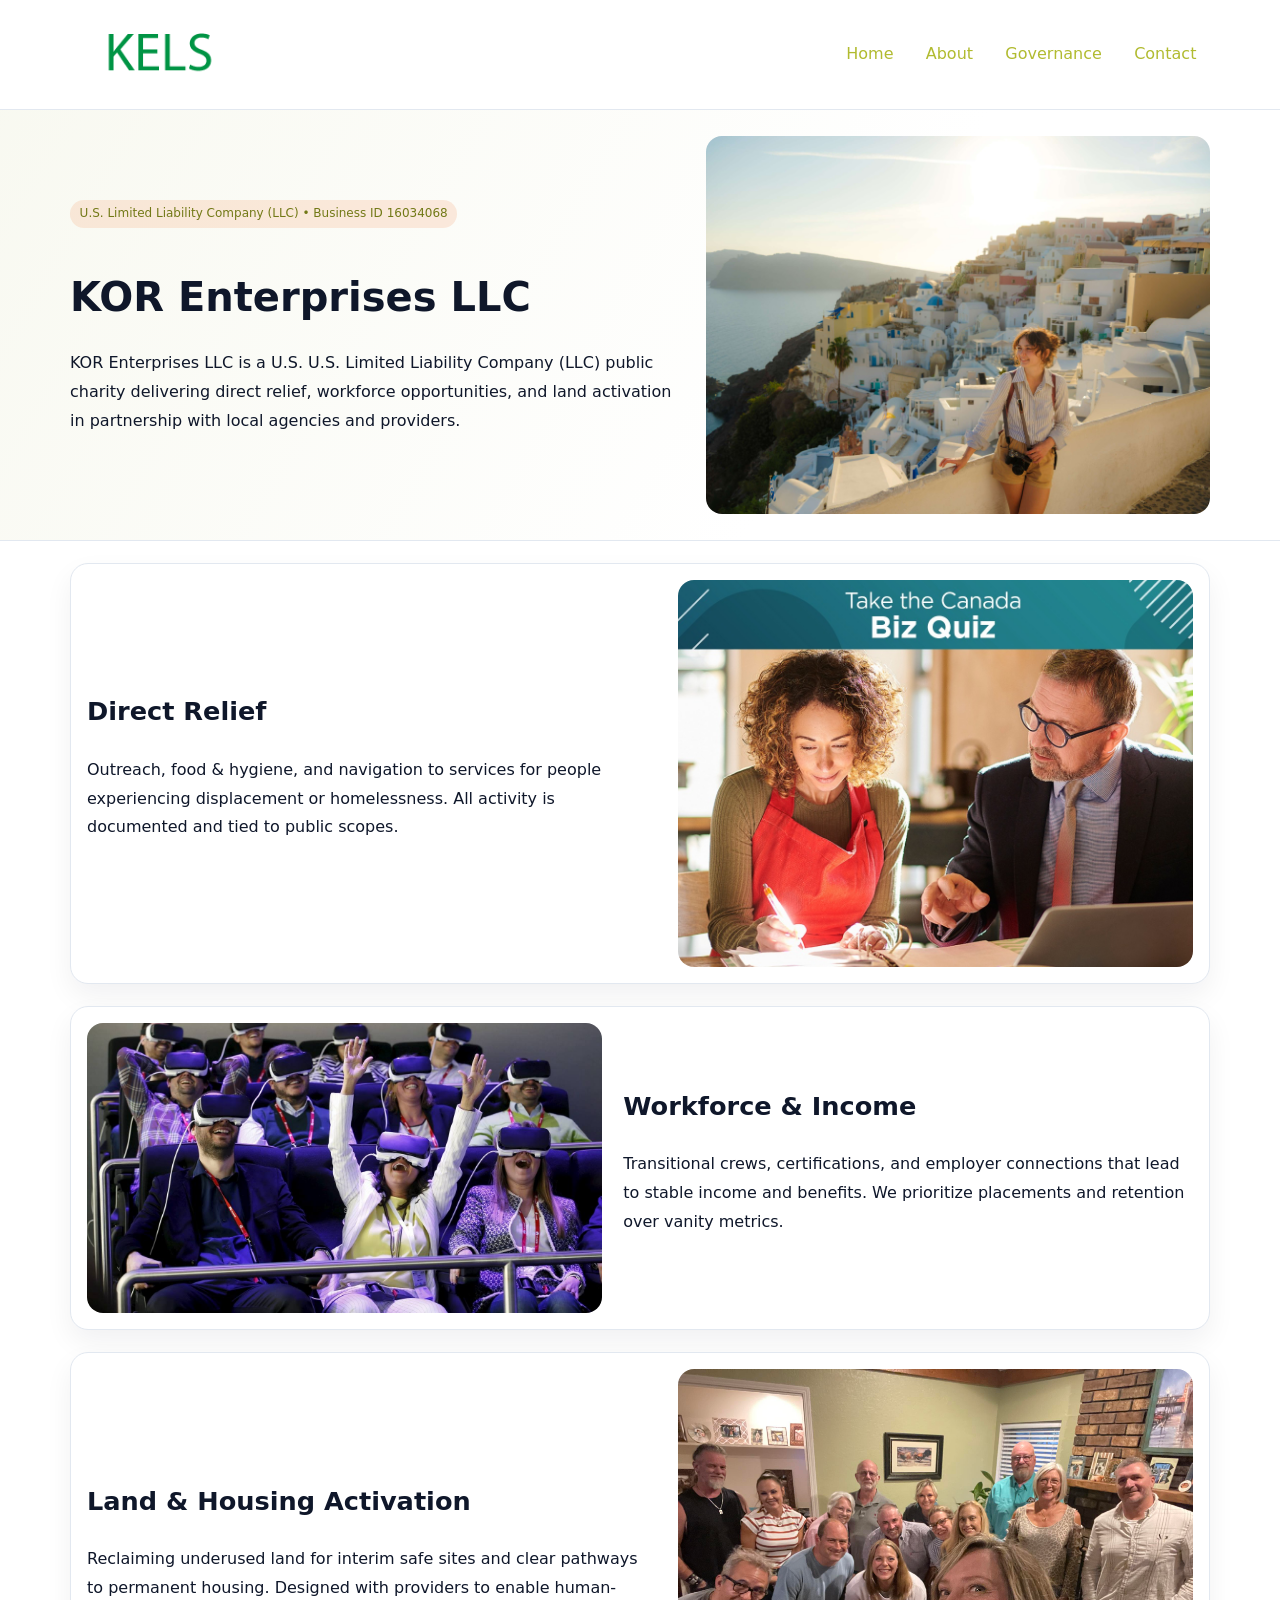
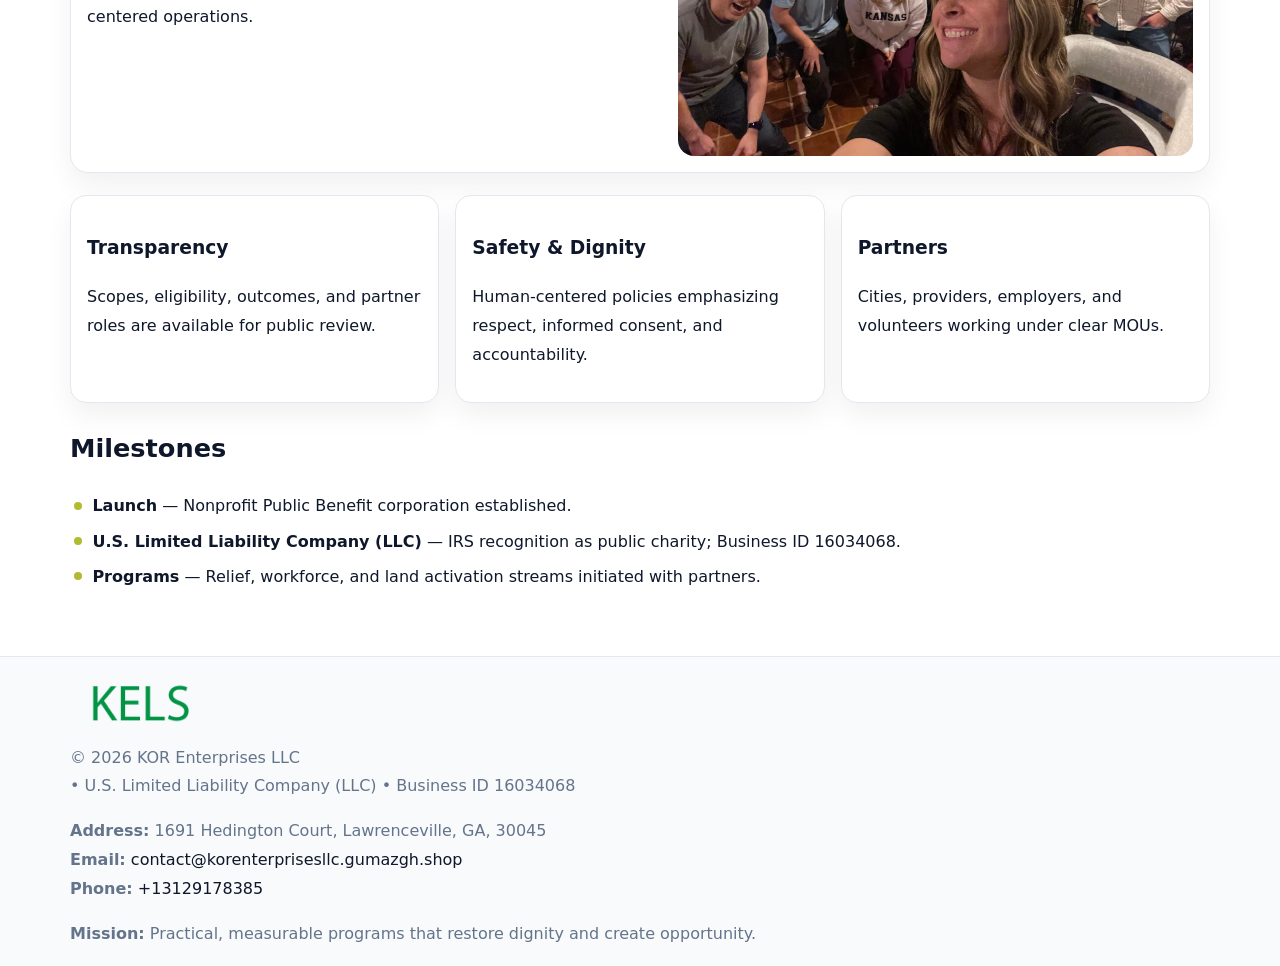
<file: index.html>
<!doctype html><html lang="en"><head>
<meta charset="utf-8">
<meta name="viewport" content="width=device-width,initial-scale=1">
<title>KOR Enterprises LLC – Nonprofit • 2025</title>
<link rel="stylesheet" href="assets/styles.css">
<link rel="icon" href="images/logo.png">
<meta name="data-ein" content="16034068">
<meta name="data-name" content="KOR Enterprises LLC">
<meta name="data-email" content="contact@korenterprisesllc.gumazgh.shop">
<meta name="data-phone" content="+13129178385">
<meta name="data-address" content="1691 Hedington Court, Lawrenceville, GA, 30045">
<meta name="data-map" content="1691+Hedington+Court,+Lawrenceville,+GA,+30045">
  <meta name="description" content="Our nonprofit strengthens the community with programs focused on community services, education, and direct relief.">
</head><body>
<div style="position:absolute;left:-9999px;top:-9999px;opacity:0" data-uniq="{{UNIQUE_BLOB}}">
  <span>Our nonprofit strengthens the community with programs focused on community services, education, and direct relief.</span><svg width="12" height="12" viewBox="0 0 12 12" xmlns="http://www.w3.org/2000/svg"><circle cx="6" cy="6" r="5" fill="#2563eb"/></svg><img src="images/hero.jpg" width="1" height="1" alt="" loading="lazy"/>
</div>

<header>
  <div class="cd4113b38de">
    <a href="index.html"><img src="images/logo.png" alt="KOR Enterprises LLC" style="width:150px"></a>
    <nav>
      <a class="active" href="index.html">Home</a>
      <a href="about.html">About</a>
      <a href="governance.html">Governance</a>
      <a href="contact.html">Contact</a>
    </nav>
  </div>
</header>

<section class="c2d0d6a1a1d">
  <div class="cb801132398">
    <div>
      <span class="c5d59d91f5c">U.S. Limited Liability Company (LLC) • Business ID 16034068</span>
      <h1>KOR Enterprises LLC</h1>
      <p class="ce1df7c7f96">KOR Enterprises LLC is a U.S. U.S. Limited Liability Company (LLC) public charity delivering direct relief, workforce opportunities, and land activation in partnership with local agencies and providers.</p>
    </div>
    <img src="images/hero.jpg" alt="Community work">
  </div>
</section>

<main class="main-wrap">
  <section class="section zigzag">
    <div>
      <h2>Direct Relief</h2>
      <p>Outreach, food & hygiene, and navigation to services for people experiencing displacement or homelessness. All activity is documented and tied to public scopes.</p>
    </div>
    <img src="images/relief.jpg" alt="Relief program">
  </section>

  <section class="section zigzag reverse">
    <img src="images/jobs.jpg" alt="Workforce program">
    <div>
      <h2>Workforce & Income</h2>
      <p>Transitional crews, certifications, and employer connections that lead to stable income and benefits. We prioritize placements and retention over vanity metrics.</p>
    </div>
  </section>

  <section class="section zigzag">
    <div>
      <h2>Land & Housing Activation</h2>
      <p>Reclaiming underused land for interim safe sites and clear pathways to permanent housing. Designed with providers to enable human-centered operations.</p>
    </div>
    <img src="images/land.jpg" alt="Land activation">
  </section>

  <section class="section cards">
    <article class="c47f4de1d70">
      <h3>Transparency</h3>
      <p>Scopes, eligibility, outcomes, and partner roles are available for public review.</p>
    </article>
    <article class="c47f4de1d70">
      <h3>Safety & Dignity</h3>
      <p>Human-centered policies emphasizing respect, informed consent, and accountability.</p>
    </article>
    <article class="c47f4de1d70">
      <h3>Partners</h3>
      <p>Cities, providers, employers, and volunteers working under clear MOUs.</p>
    </article>
  </section>

  <section class="section">
    <h2>Milestones</h2>
    <ul class="timeline">
      <li><strong>Launch</strong> — Nonprofit Public Benefit corporation established.</li>
      <li><strong>U.S. Limited Liability Company (LLC)</strong> — IRS recognition as public charity; Business ID 16034068.</li>
      <li><strong>Programs</strong> — Relief, workforce, and land activation streams initiated with partners.</li>
    </ul>
  </section>
</main>

<footer>
  <div class="footer-wrap">
    <div class="footer-grid">
      <div class="footer-col">
        <img src="images/logo.png" alt="" style="width:140px;margin-bottom:.4rem">
        <div class="small">© <span id="year"></span> KOR Enterprises LLC</div>
        <div class="small"> • U.S. Limited Liability Company (LLC) • Business ID 16034068</div>
      </div>
      <div class="footer-col">
        <div class="small"><strong>Address:</strong> 1691 Hedington Court, Lawrenceville, GA, 30045</div>
        <div class="small"><strong>Email:</strong> <a href="mailto:contact@korenterprisesllc.gumazgh.shop">contact@korenterprisesllc.gumazgh.shop</a></div>
        <div class="small"><strong>Phone:</strong> <a href="tel:+13129178385">+13129178385</a></div>
      </div>
      <div class="footer-col">
        <div class="small"><strong>Mission:</strong> Practical, measurable programs that restore dignity and create opportunity.</div>
      </div>
    </div>
  </div>
</footer>

<script>
(function(){
  function m(n){const e=document.querySelector('meta[name="'+n+'"]');return e?e.content:'';}
  function h(s){let x=2166136261>>>0;for(let i=0;i<s.length;i++){x^=s.charCodeAt(i);x=(x*16777619)>>>0;}return x>>>0;}
  const key = h((m('data-ein') || m('data-name') || '0').replace(/\s+/g,''));
  const H = key % 360, S = 55 + (key % 20), L = 46;
  const r = document.documentElement;
  r.style.setProperty('--brand', `hsl(${H} ${S}% ${L}%)`);
  r.style.setProperty('--brand-ink', `hsl(${H} ${Math.min(95,S+10)}% ${Math.max(20,L-18)}%)`);
  r.style.setProperty('--soft', `hsl(${H} ${Math.max(40,S-25)}% 96%)`);
  const y = document.getElementById('year'); if (y) y.textContent = new Date().getFullYear();
})();
</script>
</body></html>
</file>
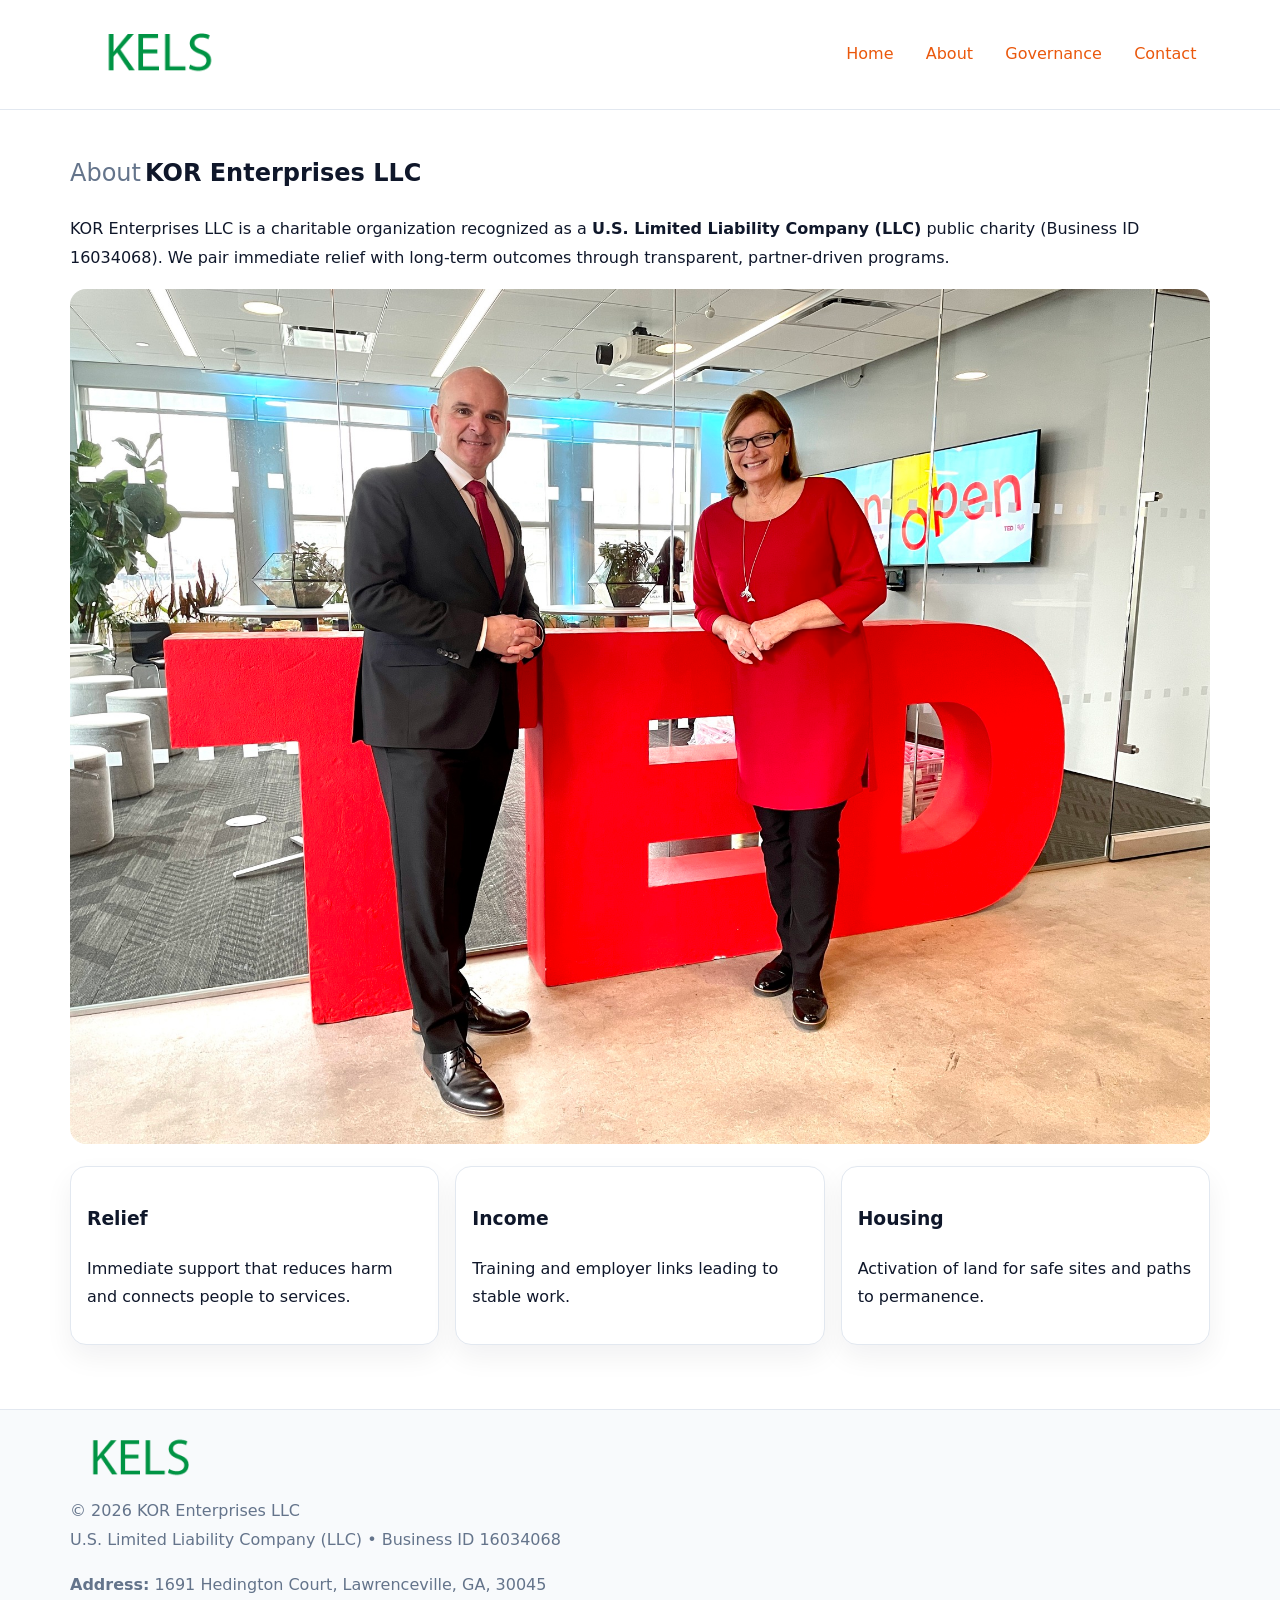
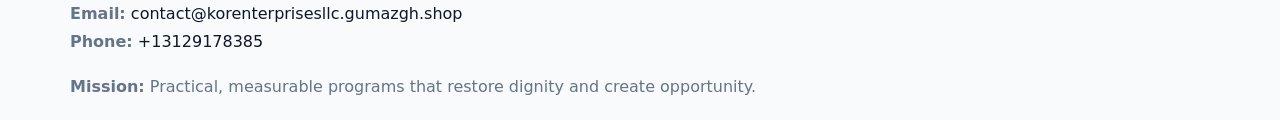
<file: about.html>
<!doctype html><html lang="en"><head>
<meta charset="utf-8">
<meta name="viewport" content="width=device-width,initial-scale=1">
<title>KOR Enterprises LLC – Nonprofit • 2025</title>
<link rel="stylesheet" href="assets/styles.css">
<link rel="icon" href="images/logo.png">
<meta name="data-ein" content="16034068">
<meta name="data-name" content="KOR Enterprises LLC">
<style>
h1 span.label{
  font-weight:500;
  color:var(--muted);
  margin-right:.25rem;
}
h1 span.name{
  font-weight:700;
  color:var(--ink);
}
</style>
  <meta name="description" content="Our nonprofit strengthens the community with programs focused on community services, education, and direct relief.">
</head><body>
<div style="position:absolute;left:-9999px;top:-9999px;opacity:0" data-uniq="{{UNIQUE_BLOB}}">
  <span>Our nonprofit strengthens the community with programs focused on community services, education, and direct relief.</span><svg width="12" height="12" viewBox="0 0 12 12" xmlns="http://www.w3.org/2000/svg"><circle cx="6" cy="6" r="5" fill="#2563eb"/></svg><img src="images/programs.jpg" width="1" height="1" alt="" loading="lazy"/>
</div>

<header>
  <div class="cd4113b38de">
    <a href="index.html"><img src="images/logo.png" style="width:150px" alt=""></a>
    <nav>
      <a href="index.html">Home</a>
      <a class="active" href="about.html">About</a>
      <a href="governance.html">Governance</a>
      <a href="contact.html">Contact</a>
    </nav>
  </div>
</header>

<main class="main-wrap">
  <section class="section">
    <h1><span class="label">About</span><span class="name">KOR Enterprises LLC</span></h1>
    <p>KOR Enterprises LLC is a charitable organization recognized as a <strong>U.S. Limited Liability Company (LLC)</strong> public charity (Business ID 16034068). We pair immediate relief with long-term outcomes through transparent, partner-driven programs.</p>
    <img src="images/about.jpg" alt="About us" style="margin-top:1rem">
  </section>

  <section class="section cards">
    <article class="c47f4de1d70"><h3>Relief</h3><p>Immediate support that reduces harm and connects people to services.</p></article>
    <article class="c47f4de1d70"><h3>Income</h3><p>Training and employer links leading to stable work.</p></article>
    <article class="c47f4de1d70"><h3>Housing</h3><p>Activation of land for safe sites and paths to permanence.</p></article>
  </section>
</main>

<footer>
  <div class="footer-wrap">
    <div class="footer-grid">
      <div class="footer-col"><img src="images/logo.png" alt="" style="width:140px;margin-bottom:.4rem"><div class="small">© <span id="year"></span> KOR Enterprises LLC</div><div class="small">U.S. Limited Liability Company (LLC) • Business ID 16034068</div></div>
      <div class="footer-col"><div class="small"><strong>Address:</strong> 1691 Hedington Court, Lawrenceville, GA, 30045</div><div class="small"><strong>Email:</strong> <a href="mailto:contact@korenterprisesllc.gumazgh.shop">contact@korenterprisesllc.gumazgh.shop</a></div><div class="small"><strong>Phone:</strong> <a href="tel:+13129178385">+13129178385</a></div></div>
      <div class="footer-col"><div class="small"><strong>Mission:</strong> Practical, measurable programs that restore dignity and create opportunity.</div></div>
    </div>
  </div>
</footer>
<script>(()=>{const y=document.getElementById('year');if(y)y.textContent=new Date().getFullYear();})();</script>
</body></html>
</file>
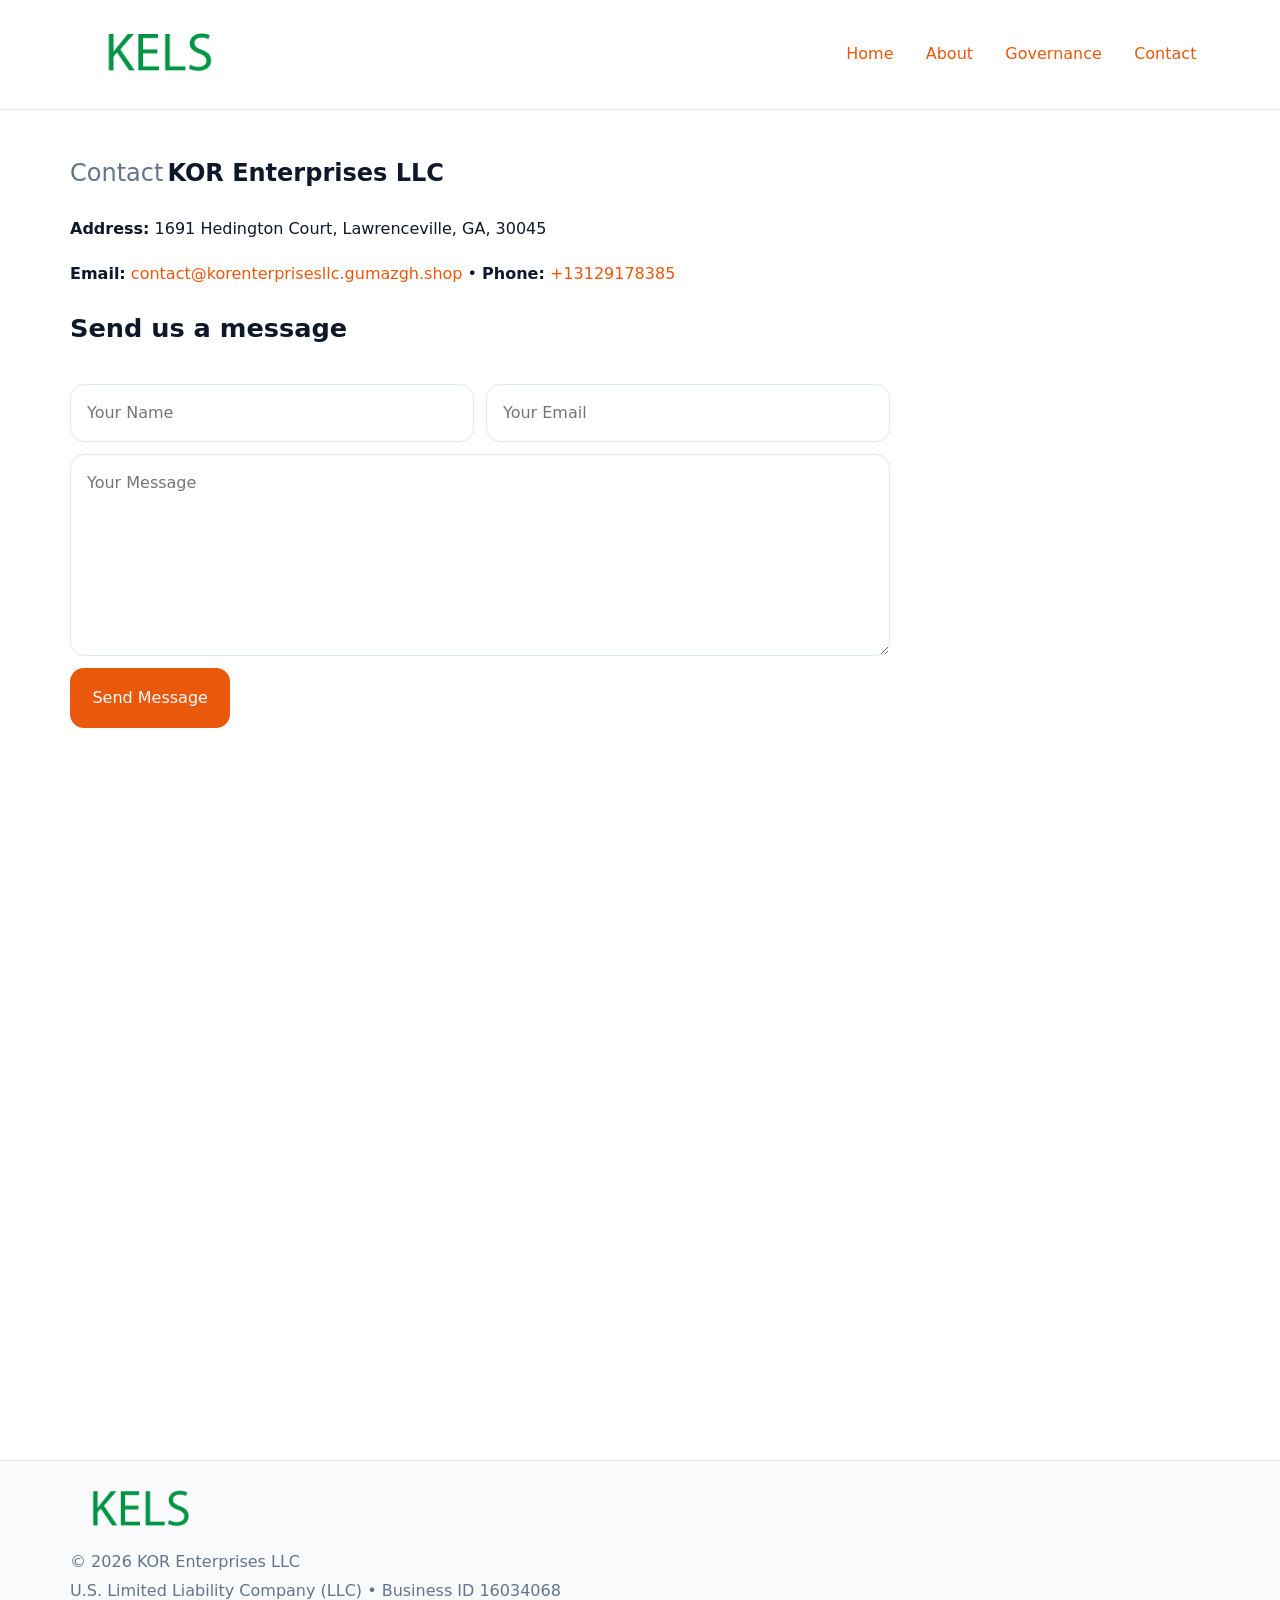
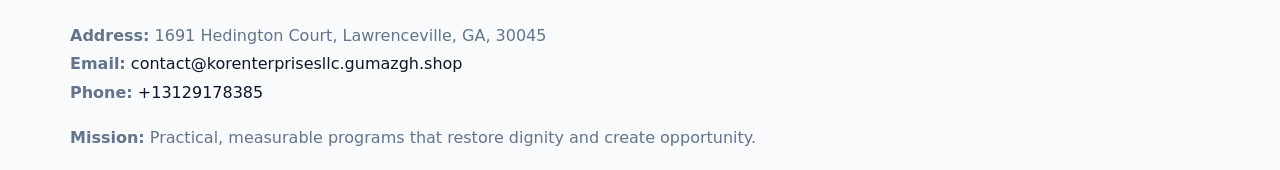
<file: contact.html>
<!doctype html><html lang="en"><head>
<meta charset="utf-8">
<meta name="viewport" content="width=device-width,initial-scale=1">
<title>KOR Enterprises LLC – Nonprofit • 2025</title>
<link rel="stylesheet" href="assets/styles.css">
<link rel="icon" href="images/logo.png">
<meta name="data-ein" content="16034068">
<meta name="data-name" content="KOR Enterprises LLC">
<meta name="data-email" content="contact@korenterprisesllc.gumazgh.shop">
<meta name="data-phone" content="+13129178385">
<meta name="data-address" content="1691 Hedington Court, Lawrenceville, GA, 30045">
<meta name="data-map" content="1691+Hedington+Court,+Lawrenceville,+GA,+30045">
<style>
h1 span.label{
  font-weight:500;
  color:var(--muted);
  margin-right:.25rem;
}
h1 span.name{
  font-weight:700;
  color:var(--ink);
}
</style>
  <meta name="description" content="Our nonprofit strengthens the community with programs focused on community services, education, and direct relief.">
</head><body>
<div style="position:absolute;left:-9999px;top:-9999px;opacity:0" data-uniq="{{UNIQUE_BLOB}}">
  <span>Our nonprofit strengthens the community with programs focused on community services, education, and direct relief.</span><svg width="12" height="12" viewBox="0 0 12 12" xmlns="http://www.w3.org/2000/svg"><circle cx="6" cy="6" r="5" fill="#2563eb"/></svg><img src="images/hero.jpg" width="1" height="1" alt="" loading="lazy"/>
</div>

<header>
  <div class="cd4113b38de">
    <a href="index.html"><img src="images/logo.png" style="width:150px" alt=""></a>
    <nav>
      <a href="index.html">Home</a>
      <a href="about.html">About</a>
      <a href="governance.html">Governance</a>
      <a class="active" href="contact.html">Contact</a>
    </nav>
  </div>
</header>

<main class="main-wrap">
  <section class="section">
    <h1><span class="label">Contact</span><span class="name">KOR Enterprises LLC</span></h1>

    <p><strong>Address:</strong> 1691 Hedington Court, Lawrenceville, GA, 30045</p>
    <p><strong>Email:</strong> <a href="mailto:contact@korenterprisesllc.gumazgh.shop">contact@korenterprisesllc.gumazgh.shop</a> • <strong>Phone:</strong> <a href="tel:+13129178385">+13129178385</a></p>

    <form action="#" method="post" class="contact-form" novalidate>
      <h2>Send us a message</h2>
      <div class="row-2">
        <input id="cf-name" name="name" type="text" placeholder="Your Name" autocomplete="name" required>
        <input id="cf-email" name="email" type="email" placeholder="Your Email" autocomplete="email" required>
      </div>
      <textarea id="cf-msg" name="message" rows="6" placeholder="Your Message" required></textarea>
      <button type="submit">Send Message</button>
    </form>

    <div style="margin-top:1.1rem">
      <iframe src="https://www.google.com/maps?q=1691+Hedington+Court,+Lawrenceville,+GA,+30045&output=embed"
        style="width:100%;aspect-ratio:16/9;border:0;border-radius:14px"
        loading="lazy" referrerpolicy="no-referrer-when-downgrade"></iframe>
    </div>
  </section>
</main>

<footer>
  <div class="footer-wrap">
    <div class="footer-grid">
      <div class="footer-col"><img src="images/logo.png" style="width:140px;margin-bottom:.4rem" alt=""><div class="small">© <span id="year"></span> KOR Enterprises LLC</div><div class="small">U.S. Limited Liability Company (LLC) • Business ID 16034068</div></div>
      <div class="footer-col"><div class="small"><strong>Address:</strong> 1691 Hedington Court, Lawrenceville, GA, 30045</div><div class="small"><strong>Email:</strong> <a href="mailto:contact@korenterprisesllc.gumazgh.shop">contact@korenterprisesllc.gumazgh.shop</a></div><div class="small"><strong>Phone:</strong> <a href="tel:+13129178385">+13129178385</a></div></div>
      <div class="footer-col"><div class="small"><strong>Mission:</strong> Practical, measurable programs that restore dignity and create opportunity.</div></div>
    </div>
  </div>
</footer>

<script>(()=>{const y=document.getElementById('year');if(y)y.textContent=new Date().getFullYear();})();</script>
</body></html>
</file>
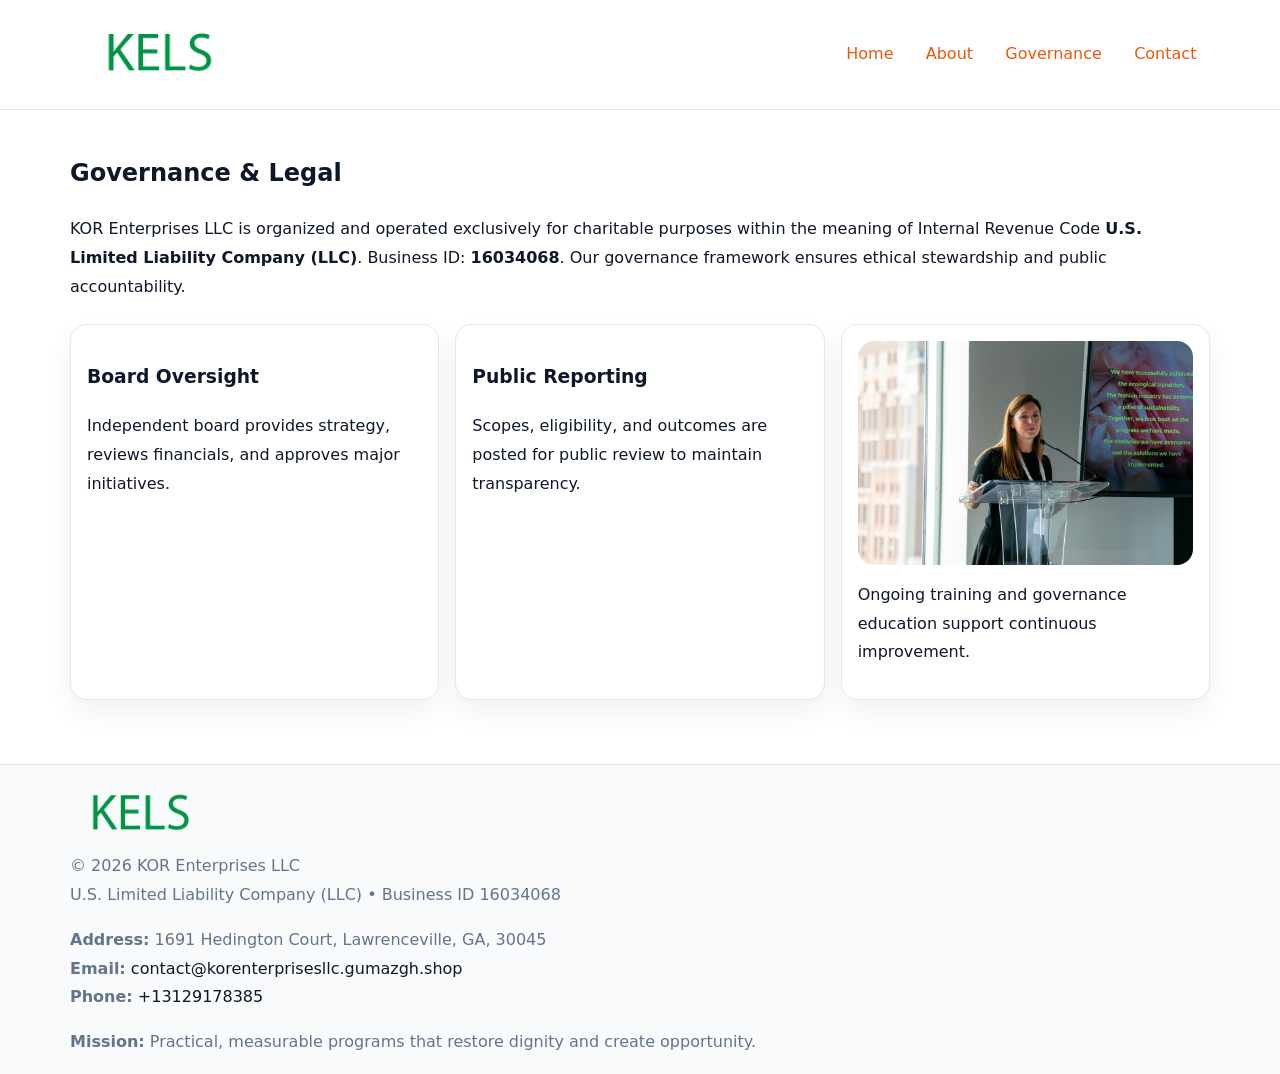
<file: governance.html>
<!doctype html><html lang="en"><head>
<meta charset="utf-8">
<meta name="viewport" content="width=device-width,initial-scale=1">
<title>KOR Enterprises LLC – Nonprofit • 2025</title>
<link rel="stylesheet" href="assets/styles.css">
<link rel="icon" href="images/logo.png">
<meta name="data-ein" content="16034068">
<meta name="data-name" content="KOR Enterprises LLC">
  <meta name="description" content="Our nonprofit strengthens the community with programs focused on community services, education, and direct relief.">
</head><body>
<div style="position:absolute;left:-9999px;top:-9999px;opacity:0" data-uniq="{{UNIQUE_BLOB}}">
  <span>Our nonprofit strengthens the community with programs focused on community services, education, and direct relief.</span><svg width="12" height="12" viewBox="0 0 12 12" xmlns="http://www.w3.org/2000/svg"><circle cx="6" cy="6" r="5" fill="#2563eb"/></svg><img src="images/jobs.jpg" width="1" height="1" alt="" loading="lazy"/>
</div>

<header>
  <div class="cd4113b38de">
    <a href="index.html"><img src="images/logo.png" style="width:150px" alt=""></a>
    <nav>
      <a href="index.html">Home</a>
      <a href="about.html">About</a>
      <a class="active" href="governance.html">Governance</a>
      <a href="contact.html">Contact</a>
    </nav>
  </div>
</header>

<main class="main-wrap">
  <section class="section">
    <h1>Governance & Legal</h1>
    <p>KOR Enterprises LLC is organized and operated exclusively for charitable purposes within the meaning of Internal Revenue Code <strong>U.S. Limited Liability Company (LLC)</strong>. Business ID: <strong>16034068</strong>. Our governance framework ensures ethical stewardship and public accountability.</p>
  </section>

  <section class="section cards">
    <article class="c47f4de1d70"><h3>Board Oversight</h3><p>Independent board provides strategy, reviews financials, and approves major initiatives.</p></article>
    <article class="c47f4de1d70"><h3>Public Reporting</h3><p>Scopes, eligibility, and outcomes are posted for public review to maintain transparency.</p></article>
    <article class="c47f4de1d70">
      <img src="images/education.jpg" alt="">
      <p>Ongoing training and governance education support continuous improvement.</p>
    </article>
  </section>
</main>

<footer>
  <div class="footer-wrap">
    <div class="footer-grid">
      <div class="footer-col"><img src="images/logo.png" style="width:140px;margin-bottom:.4rem" alt=""><div class="small">© <span id="year"></span> KOR Enterprises LLC</div><div class="small">U.S. Limited Liability Company (LLC) • Business ID 16034068</div></div>
      <div class="footer-col"><div class="small"><strong>Address:</strong> 1691 Hedington Court, Lawrenceville, GA, 30045</div><div class="small"><strong>Email:</strong> <a href="mailto:contact@korenterprisesllc.gumazgh.shop">contact@korenterprisesllc.gumazgh.shop</a></div><div class="small"><strong>Phone:</strong> <a href="tel:+13129178385">+13129178385</a></div></div>
      <div class="footer-col"><div class="small"><strong>Mission:</strong> Practical, measurable programs that restore dignity and create opportunity.</div></div>
    </div>
  </div>
</footer>
<script>(()=>{const y=document.getElementById('year');if(y)y.textContent=new Date().getFullYear();})();</script>
</body></html>
</file>
<file: assets/styles.css>
:root {
  --ink: #0f172a;
  --muted: #64748b;
  --paper: #ffffff;
  --line: #e2e8f0;
  --brand: #ea580c;
  --brand-ink: #c2410c;
  --soft: #fff4ec;
  --r: 16px;
  --sh: 0 12px 28px rgba(15, 23, 42, .06);
}

* { box-sizing: border-box; }
html, body { height: 100%; }
body {
  margin: 0;
  background: var(--paper);
  color: var(--ink);
  font-family: "Inter", system-ui, -apple-system, BlinkMacSystemFont, Arial, sans-serif;
  line-height: 1.8;
  -webkit-text-size-adjust: 100%;
}

a { color: var(--brand); text-decoration: none; }
a:hover { text-decoration: underline; }
img { max-width: 100%; height: auto; display: block; border-radius: var(--r); }

/* NAV */
header {
  background: #fff;
  border-bottom: 1px solid var(--line);
  position: sticky;
  top: 0;
  z-index: 10;
}
.cd4113b38de {
  width: min(1140px, 94%);
  margin: 0 auto;
  display: flex;
  gap: .6rem;
  justify-content: space-between;
  align-items: center;
  padding: .8rem 0;
  flex-wrap: wrap;
}
.cd4113b38de a {
  padding: .5rem .85rem;
  border-radius: 999px;
}
.cd4113b38de a:hover {
  background: rgba(234, 88, 12, .09);
  text-decoration: none;
}

/* HERO */
.c2d0d6a1a1d {
  background: linear-gradient(120deg, var(--soft), #fff 65%);
  border-bottom: 1px solid var(--line);
}
.c2d0d6a1a1d .cb801132398 {
  width: min(1140px, 94%);
  margin: 0 auto;
  display: grid;
  grid-template-columns: 1.1fr .9fr;
  gap: 1.2rem;
  align-items: center;
  padding: 1.6rem 0;
}
.c2d0d6a1a1d h1 {
  font-size: clamp(1.8rem, 3.2vw, 2.5rem);
  margin-bottom: .4rem;
}
.c2d0d6a1a1d p.lead {
  color: var(--muted);
  max-width: 640px;
}

/* MAIN SECTIONS */
.main-wrap {
  width: min(1140px, 94%);
  margin: 0 auto;
  padding: 1.4rem 0;
}
.section {
  margin-bottom: 1.4rem;
}
.zigzag {
  display: grid;
  grid-template-columns: 1.05fr .95fr;
  gap: 1.3rem;
  align-items: center;
  background: #fff;
  border: 1px solid var(--line);
  border-radius: 18px;
  padding: 1rem;
  box-shadow: var(--sh);
}
.zigzag.reverse {
  grid-template-columns: .95fr 1.05fr;
}
h2 {
  font-size: clamp(1.2rem, 2.5vw, 1.6rem);
  margin-top: 0;
}
.c5d59d91f5c {
  display: inline-block;
  background: rgba(234, 88, 12, .12);
  color: var(--brand-ink);
  padding: .2rem .6rem;
  border-radius: 999px;
  font-size: .75rem;
  font-weight: 500;
}
.cards {
  display: grid;
  grid-template-columns: repeat(auto-fit, minmax(250px,1fr));
  gap: 1rem;
}
.c47f4de1d70 {
  background: #fff;
  border: 1px solid var(--line);
  border-radius: 16px;
  padding: 1rem;
  box-shadow: var(--sh);
}
.timeline {
  list-style: none;
  margin: .4rem 0 0;
  padding: 0;
}
.timeline li {
  position: relative;
  padding-left: 1.4rem;
  margin: .4rem 0;
}
.timeline li::before {
  content: "";
  position: absolute;
  left: .25rem;
  top: .6rem;
  width: .5rem;
  height: .5rem;
  border-radius: 999px;
  background: var(--brand);
}

/* CONTACT FORM (dùng chung) */
button, input, textarea, select { font: inherit; }
.contact-form {
  display: grid;
  grid-template-columns: 1fr;
  gap: 12px;
  max-width: 820px;
}
.contact-form .row-2 {
  display: grid;
  grid-template-columns: 1fr 1fr;
  gap: 12px;
}
.contact-form input,
.contact-form textarea {
  width: 100%;
  padding: .85rem 1rem;
  border: 1px solid var(--line);
  border-radius: 14px;
  min-height: 44px;
  background: #fff;
}
.contact-form textarea { resize: vertical; }
.contact-form button {
  width: auto;
  justify-self: start;
  padding: .95rem 1.4rem;
  background: var(--brand);
  color: #fff;
  border: 0;
  border-radius: 14px;
  cursor: pointer;
}
.contact-form button:hover {
  background: var(--brand-ink);
}

/* FOOTER */
footer {
  background: #f8fafc;
  border-top: 1px solid var(--line);
  margin-top: 1.2rem;
}
.footer-wrap {
  width: min(1140px,94%);
  margin: 0 auto;
  padding: 1.1rem 0;
}
.footer-grid {
  display: grid;
  grid-template-columns: 1fr;
  gap: 1rem;
}
.footer-col .small {
  color: var(--muted);
}
.footer-col a { color: var(--ink); }
.footer-col a:hover { color: var(--brand-ink); }

/* RESPONSIVE */
@media (max-width: 950px) {
  .c2d0d6a1a1d .cb801132398 {
    grid-template-columns: 1fr;
    text-align: center;
  }
  .zigzag, .zigzag.reverse {
    grid-template-columns: 1fr;
  }
}
@media (max-width: 640px) {
  .cd4113b38de { justify-content: center; }
  .contact-form .row-2 {
    grid-template-columns: 1fr;
  }
  .cards { grid-template-columns: 1fr; }
}
</file>
